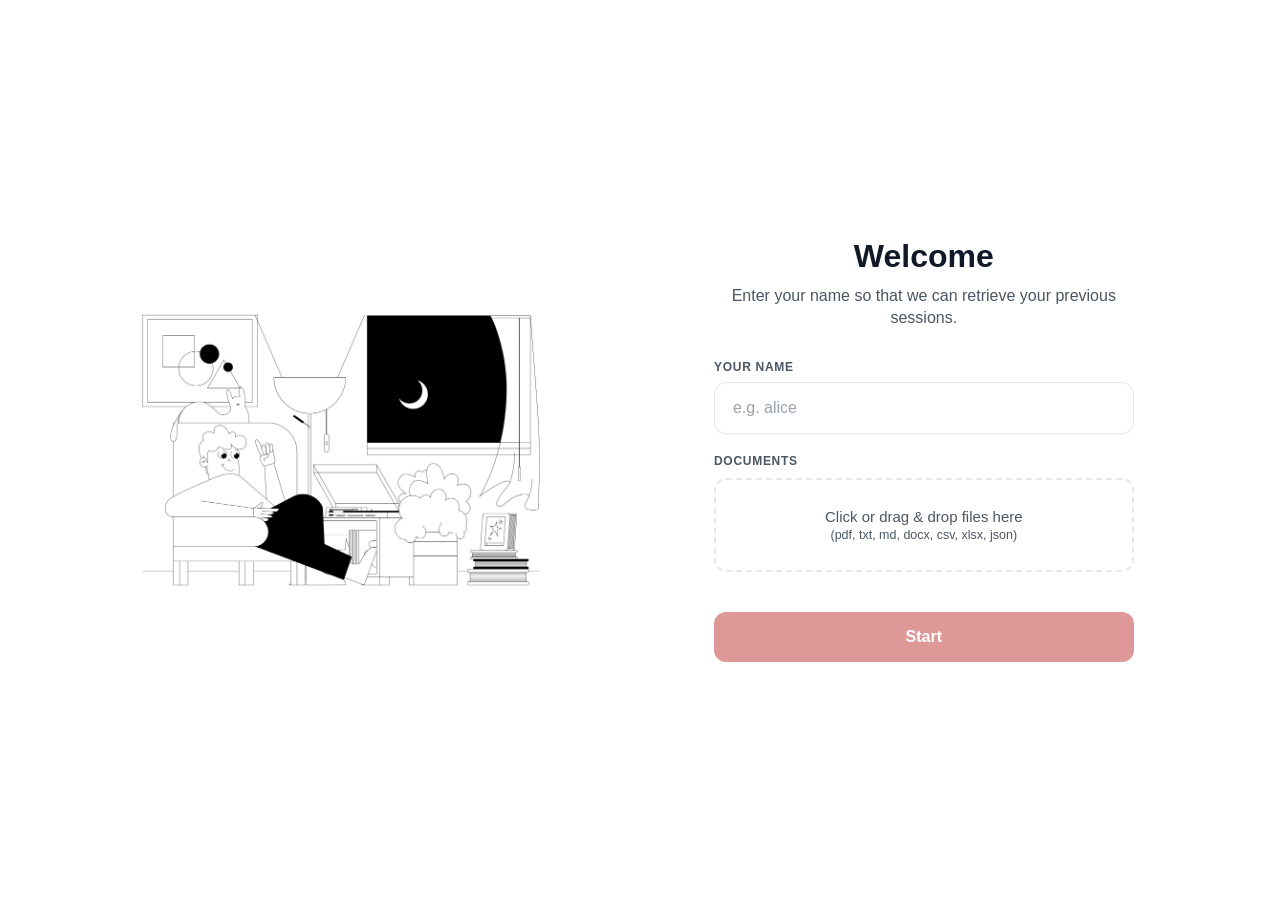
<file: frontend/index.html>
<!DOCTYPE html>
<html lang="en">
<head>
<meta charset="UTF-8">
<meta name="viewport" content="width=device-width, initial-scale=1.0">
<title>Research Agent — Setup</title>
<link rel="stylesheet" href="index.css">
</head>
<body>

<div id="setup">
  <div class="setup-graphic">
    <img src="setup_page_graphic.jpg" alt="Research illustration">
  </div>
  <div class="setup-card">
    <h2>Welcome</h2>
    <p class="sub">Enter your name so that we can retrieve your previous sessions.</p>

    <label for="username">Your name</label>
    <input type="text" id="username" autocomplete="off" placeholder="e.g. alice">

    <label>Documents</label>
    <div id="fileDrop" class="file-drop">Click or drag &amp; drop files here<br>
      <small>(pdf, txt, md, docx, csv, xlsx, json)</small>
    </div>
    <input type="file" id="fileInput" multiple hidden
           accept=".pdf,.txt,.md,.docx,.csv,.xlsx,.json">
    <div id="fileList"></div>

    <button id="startBtn" disabled>Start</button>

    <div id="progressWrap">
      <div id="progressLabel"></div>
      <div class="progress-track"><div id="progressBar"></div></div>
    </div>
  </div>
</div>

<script src="index.js"></script>
</body>
</html>
</file>
<file: frontend/index.css>
:root {
  --red: #b91c1c;
  --red-hover: #991b1b;
  --red-tint: #fef2f2;
  --red-border: #fecaca;
  --bg: #fafafa;
  --surface: #ffffff;
  --border: #e5e7eb;
  --text: #111827;
  --text-secondary: #4b5563;
  --agent-bg: #f3f4f6;
}

* { box-sizing: border-box; margin: 0; padding: 0; }

html, body { height: 100%; }

body {
  font-family: Inter, -apple-system, BlinkMacSystemFont, "Segoe UI", Roboto, sans-serif;
  background: #ffffff;
  color: var(--text);
  display: flex;
  flex-direction: column;
  -webkit-font-smoothing: antialiased;
}

body > * { position: relative; z-index: 1; }

/* ---------- Onboarding / setup screen ---------- */
#setup {
  position: fixed;
  inset: 0;
  background: #ffffff;
  display: flex;
  align-items: center;
  justify-content: space-between;
  gap: 7vw;
  padding: 40px clamp(28px, 8vw, 140px);
  z-index: 100;
}
#setup.hidden { display: none; }
.setup-graphic {
  flex: 1 1 50%;
  display: flex;
  align-items: center;
  justify-content: center;
  min-width: 0;
}
.setup-graphic img {
  display: block;
  width: min(100%, 620px);
  max-height: 82vh;
  object-fit: contain;
}
.setup-card {
  flex: 0 1 560px;
  width: min(560px, 92vw);
  background: #ffffff;
  border-radius: 18px;
  padding: 46px 44px;
  text-align: center;
}
.setup-card h2 {
  font-size: 32px;
  font-weight: 700;
  line-height: 1.15;
  margin-bottom: 10px;
}
.setup-card p.sub {
  color: var(--text-secondary);
  font-size: 16px;
  line-height: 1.4;
  margin: 0 auto 30px;
  max-width: 390px;
}
.setup-card label {
  display: block;
  text-align: left;
  font-size: 12px;
  font-weight: 600;
  text-transform: uppercase;
  letter-spacing: 0.06em;
  color: var(--text-secondary);
  margin: 20px 0 8px;
}
.setup-card input[type="text"] {
  width: 100%;
  flex: unset;
  max-width: none;
  padding: 16px 18px;
  border-radius: 12px;
  border: 1px solid var(--border);
  background: var(--surface);
  color: var(--text);
  font-size: 16px;
  font-family: inherit;
  outline: none;
  box-shadow: 0 1px 2px rgba(17, 24, 39, 0.04);
  transition: border-color 0.15s ease, box-shadow 0.15s ease;
}
.setup-card input[type="text"]::placeholder { color: #9ca3af; }
.setup-card input[type="text"]:focus {
  border-color: var(--red);
  box-shadow: 0 0 0 3px rgba(185, 28, 28, 0.08);
}

.file-drop {
  margin-top: 10px;
  border: 2px dashed var(--border);
  border-radius: 12px;
  padding: 28px 18px;
  color: var(--text-secondary);
  font-size: 15px;
  cursor: pointer;
  transition: border-color 0.15s ease, background 0.15s ease;
}
.file-drop:hover, .file-drop.dragover {
  border-color: var(--red);
  background: var(--red-tint);
  color: var(--red);
}
#fileList {
  text-align: left;
  font-size: 13px;
  color: var(--text-secondary);
  margin-top: 10px;
  max-height: 120px;
  overflow-y: auto;
}
#fileList div { padding: 2px 0; word-break: break-all; }
#startBtn {
  width: 100%;
  margin-top: 30px;
  padding: 16px 26px;
  border-radius: 12px;
  border: none;
  background: var(--red);
  color: #fff;
  font-size: 16px;
  font-weight: 600;
  font-family: inherit;
  cursor: pointer;
  transition: background 0.15s ease, transform 0.05s ease;
}
#startBtn:hover:not(:disabled) { background: var(--red-hover); }
#startBtn:active:not(:disabled) { transform: translateY(1px); }
#startBtn:focus-visible {
  outline: none;
  box-shadow: 0 0 0 3px rgba(185, 28, 28, 0.25);
}
#startBtn:disabled { opacity: 0.45; cursor: not-allowed; }

/* ---------- Progress bar ---------- */
#progressWrap { display: none; margin-top: 22px; text-align: left; }
#progressWrap.active { display: block; }
#progressLabel {
  font-size: 13px;
  color: var(--text-secondary);
  margin-bottom: 8px;
  white-space: pre-wrap;
  word-break: break-word;
}
.progress-track {
  height: 10px;
  background: var(--agent-bg);
  border-radius: 999px;
  overflow: hidden;
  border: 1px solid var(--border);
}
#progressBar {
  height: 100%;
  width: 0%;
  background: linear-gradient(90deg, var(--red), #ef4444);
  border-radius: 999px;
  transition: width 0.3s ease;
}

@media (max-width: 800px) {
  #setup {
    justify-content: center;
    overflow-y: auto;
    padding: 24px;
  }
  .setup-graphic { display: none; }
  .setup-card {
    flex-basis: auto;
    width: min(560px, 100%);
  }
}
</file>
<file: frontend/chat.css>
:root {
  --red: #374151;
  --red-hover: #1f2937;
  --red-tint: #f3f4f6;
  --red-border: #d1d5db;
  --bg: #ffffff;
  --surface: #ffffff;
  --border: #e5e7eb;
  --text: #111827;
  --text-secondary: #6b7280;
  --agent-bg: #f3f4f6;
}

* { box-sizing: border-box; margin: 0; padding: 0; }

html, body { height: 100%; }

body {
  font-family: Inter, -apple-system, BlinkMacSystemFont, "Segoe UI", Roboto, sans-serif;
  background: var(--bg);
  color: var(--text);
  display: flex;
  flex-direction: column;
  -webkit-font-smoothing: antialiased;
}

/* ---------- Header actions ---------- */
.header-actions {
  position: fixed;
  top: 14px;
  right: 18px;
  display: flex;
  gap: 8px;
}
.header-actions button {
  padding: 8px 14px;
  border-radius: 10px;
  border: 1px solid var(--border);
  background: var(--surface);
  color: var(--text);
  font-size: 13px;
  font-weight: 600;
  font-family: inherit;
  cursor: pointer;
  transition: border-color 0.15s ease, background 0.15s ease;
}
.header-actions button:hover { border-color: var(--red); background: var(--red-tint); color: var(--red); }

/* ---------- Files panel ---------- */
#filesPanel {
  position: fixed;
  inset: 0;
  background: rgba(17, 24, 39, 0.35);
  display: flex;
  align-items: center;
  justify-content: center;
  z-index: 50;
}
#filesPanel.hidden { display: none; }
.files-panel-card {
  width: min(480px, 92vw);
  max-height: 70vh;
  overflow-y: auto;
  background: var(--surface);
  border: 1px solid var(--border);
  border-radius: 16px;
  padding: 20px 22px;
  box-shadow: 0 12px 40px rgba(17, 24, 39, 0.18);
}
.files-panel-head {
  display: flex;
  align-items: center;
  justify-content: space-between;
  margin-bottom: 12px;
  font-size: 16px;
}
.files-panel-head button {
  border: none;
  background: none;
  font-size: 16px;
  cursor: pointer;
  color: var(--text-secondary);
  padding: 4px 8px;
  border-radius: 6px;
}
.files-panel-head button:hover { background: var(--agent-bg); color: var(--text); }
#filesList { list-style: none; }
#filesList li {
  display: flex;
  justify-content: space-between;
  gap: 12px;
  padding: 9px 4px;
  border-bottom: 1px solid var(--border);
  font-size: 14px;
  word-break: break-all;
}
#filesList li:last-child { border-bottom: none; }
#filesList li.empty { color: var(--text-secondary); justify-content: center; }
#filesList li .size { color: var(--text-secondary); white-space: nowrap; }

/* ---------- Status (bottom) ---------- */
#status {
  position: fixed;
  bottom: 8px;
  left: 0;
  right: 0;
  text-align: center;
  font-size: 12px;
  color: var(--text-secondary);
  pointer-events: none;
}

/* ---------- Chat area ---------- */
#chat {
  flex: 1;
  overflow-y: auto;
  width: 100%;
  max-width: 920px;
  margin: 0 auto;
  padding: 32px 40px;
  background-color: #ffffff;
  display: flex;
  flex-direction: column;
  gap: 18px;
}

/* Show the welcome artwork until the first chat message is sent. */
body:not(.chat-started) #chat {
  background: linear-gradient(rgba(255, 255, 255, 0.25), rgba(255, 255, 255, 0.25)),
    #ffffff url("chat_screen_bg.jpg") center / 320px auto no-repeat;
}

/* Scrollbar */
#chat::-webkit-scrollbar { width: 10px; }
#chat::-webkit-scrollbar-track { background: transparent; }
#chat::-webkit-scrollbar-thumb {
  background: #d1d5db;
  border-radius: 8px;
  border: 3px solid var(--bg);
}
#chat::-webkit-scrollbar-thumb:hover { background: #9ca3af; }

/* ---------- Messages ---------- */
.msg {
  max-width: 75%;
  padding: 14px 18px;
  border-radius: 14px;
  font-size: 15px;
  line-height: 1.65;
  white-space: pre-wrap;
  word-wrap: break-word;
}
.user {
  align-self: flex-end;
  background: var(--red-tint);
  border: 1px solid var(--red-border);
  color: var(--text);
  border-bottom-right-radius: 4px;
}
.agent {
  align-self: flex-start;
  background: var(--agent-bg);
  color: var(--text);
  border-bottom-left-radius: 4px;
  font-family: "Times New Roman", Times, Georgia, serif;
}
.agent.question {
  border-left: 3px solid var(--red);
  background: var(--red-tint);
  font-family: inherit;
}
.agent.question .question-header {
  display: block;
  font-weight: 700;
  font-size: 12px;
  text-transform: uppercase;
  letter-spacing: 0.06em;
  color: var(--red);
  margin-bottom: 6px;
  font-family: Inter, -apple-system, BlinkMacSystemFont, "Segoe UI", Roboto, sans-serif;
}
.system {
  align-self: center;
  font-size: 12px;
  color: var(--text-secondary);
  background: none;
  padding: 4px;
}

/* ---------- Markdown rendering ---------- */
.msg.agent.md { white-space: normal; }
.md > *:first-child { margin-top: 0; }
.md > *:last-child { margin-bottom: 0; }
.md p { margin: 0.5em 0; }
.md h1, .md h2, .md h3, .md h4 {
  margin: 0.8em 0 0.4em;
  line-height: 1.3;
  font-weight: 600;
}
.md h1 { font-size: 1.35em; }
.md h2 { font-size: 1.2em; }
.md h3 { font-size: 1.08em; }
.md ul, .md ol { margin: 0.5em 0; padding-left: 1.4em; }
.md li { margin: 0.25em 0; }
.md code {
  background: rgba(17, 24, 39, 0.07);
  padding: 0.15em 0.4em;
  border-radius: 5px;
  font-family: ui-monospace, SFMono-Regular, Consolas, monospace;
  font-size: 0.88em;
}
.md pre {
  background: #111827;
  color: #f9fafb;
  padding: 12px 14px;
  border-radius: 10px;
  overflow-x: auto;
  margin: 0.6em 0;
}
.md pre code { background: none; padding: 0; color: inherit; font-size: 0.85em; }
.md blockquote {
  border-left: 3px solid var(--red-border);
  padding-left: 12px;
  margin: 0.6em 0;
  color: var(--text-secondary);
}
.md table { border-collapse: collapse; margin: 0.6em 0; width: 100%; }
.md th, .md td {
  border: 1px solid var(--border);
  padding: 6px 10px;
  text-align: left;
  font-size: 0.92em;
}
.md th { background: var(--red-tint); }
.md hr { border: none; border-top: 1px solid var(--border); margin: 0.8em 0; }

/* ---------- Citations ---------- */
.md a {
  color: var(--red);
  text-decoration: none;
  border-bottom: 1px dotted var(--red-border);
  transition: border-color 0.15s ease;
  word-break: break-all;
}
.md a:hover {
  border-bottom-style: solid;
  text-decoration: underline;
}
/* Inline citation links like [1] or [text](source) get a subtle pill look when short */
.md a.cite-num {
  display: inline-block;
  background: var(--red-tint);
  border: 1px solid var(--red-border);
  border-bottom: 1px solid var(--red-border);
  border-radius: 999px;
  padding: 0 7px;
  font-size: 0.78em;
  font-weight: 600;
  vertical-align: super;
  line-height: 1.5;
}

/* ---------- Sources list ---------- */
.sources {
  margin-top: 10px;
  padding-top: 8px;
  border-top: 1px dashed var(--border);
  font-size: 13px;
}
.sources-title {
  font-weight: 600;
  color: var(--text-secondary);
  font-size: 11px;
  text-transform: uppercase;
  letter-spacing: 0.06em;
  margin-bottom: 5px;
}
.sources ol { padding-left: 18px; margin: 0; }
.sources li { margin: 2px 0; }
.sources a { color: var(--red); word-break: break-all; }

/* ---------- Collapsible tool updates ---------- */
details.tool-updates {
  align-self: flex-start;
  max-width: 75%;
  margin: -10px 0 0 14px;
  font-size: 13px;
  color: var(--text-secondary);
}
details.tool-updates summary {
  cursor: pointer;
  user-select: none;
  display: inline-flex;
  align-items: center;
  gap: 6px;
  padding: 4px 10px;
  border-radius: 8px;
  background: var(--agent-bg);
  border: 1px solid var(--border);
  transition: background 0.15s ease;
}
details.tool-updates summary:hover { background: #e9eaec; }
details.tool-updates summary::-webkit-details-marker { display: none; }
details.tool-updates summary::before {
  content: "▸";
  font-size: 11px;
  transition: transform 0.15s ease;
}
details.tool-updates[open] summary::before { transform: rotate(90deg); }
details.tool-updates .updates-body {
  margin-top: 6px;
  padding: 8px 12px;
  background: var(--surface);
  border: 1px solid var(--border);
  border-radius: 10px;
  max-height: 260px;
  overflow-y: auto;
}
.update-entry {
  padding: 5px 0;
  border-bottom: 1px dashed var(--border);
  white-space: pre-wrap;
  word-break: break-word;
}
.update-entry:last-child { border-bottom: none; }
.update-meta {
  font-size: 11px;
  color: #9ca3af;
  font-family: ui-monospace, Consolas, monospace;
  margin-bottom: 2px;
}

/* ---------- Composer ---------- */
form {
  display: flex;
  justify-content: center;
  gap: 10px;
  padding: 16px 40px 32px;
  background: var(--bg);
  flex-shrink: 0;
}
input { max-width: 780px; }
input {
  flex: 1;
  padding: 13px 16px;
  border-radius: 12px;
  border: 1px solid var(--border);
  background: var(--surface);
  color: var(--text);
  font-size: 15px;
  font-family: inherit;
  outline: none;
  box-shadow: 0 1px 2px rgba(17, 24, 39, 0.04);
  transition: border-color 0.15s ease, box-shadow 0.15s ease;
}
input::placeholder { color: #9ca3af; }
input:focus {
  border-color: var(--red);
  box-shadow: 0 0 0 3px rgba(55, 65, 81, 0.08);
}
button {
  padding: 13px 26px;
  border-radius: 12px;
  border: none;
  background: var(--red);
  color: #fff;
  font-size: 15px;
  font-weight: 500;
  font-family: inherit;
  cursor: pointer;
  transition: background 0.15s ease, transform 0.05s ease;
}
button:hover:not(:disabled) { background: var(--red-hover); }
button:active:not(:disabled) { transform: translateY(1px); }
button:focus-visible {
  outline: none;
  box-shadow: 0 0 0 3px rgba(55, 65, 81, 0.25);
}
button:disabled { opacity: 0.45; cursor: not-allowed; }

/* ---------- Example prompts ---------- */
#examples {
  display: flex;
  justify-content: center;
  flex-wrap: wrap;
  gap: 8px;
  padding: 0 40px 10px;
  background: var(--bg);
  flex-shrink: 0;
}
.example {
  padding: 7px 14px;
  border-radius: 999px;
  border: 1px solid var(--red-border);
  background: var(--surface);
  color: var(--text-secondary);
  font-size: 13px;
  font-weight: 400;
}
.example:hover:not(:disabled) {
  background: var(--red-tint);
  color: var(--red);
  border-color: var(--red);
}

/* ---------- Responsive ---------- */
@media (max-width: 640px) {
  #chat { padding: 20px; gap: 14px; }
  .msg { max-width: 88%; font-size: 14px; }
  form { padding: 12px 20px 18px; }
  button { padding: 13px 18px; }
}
</file>
